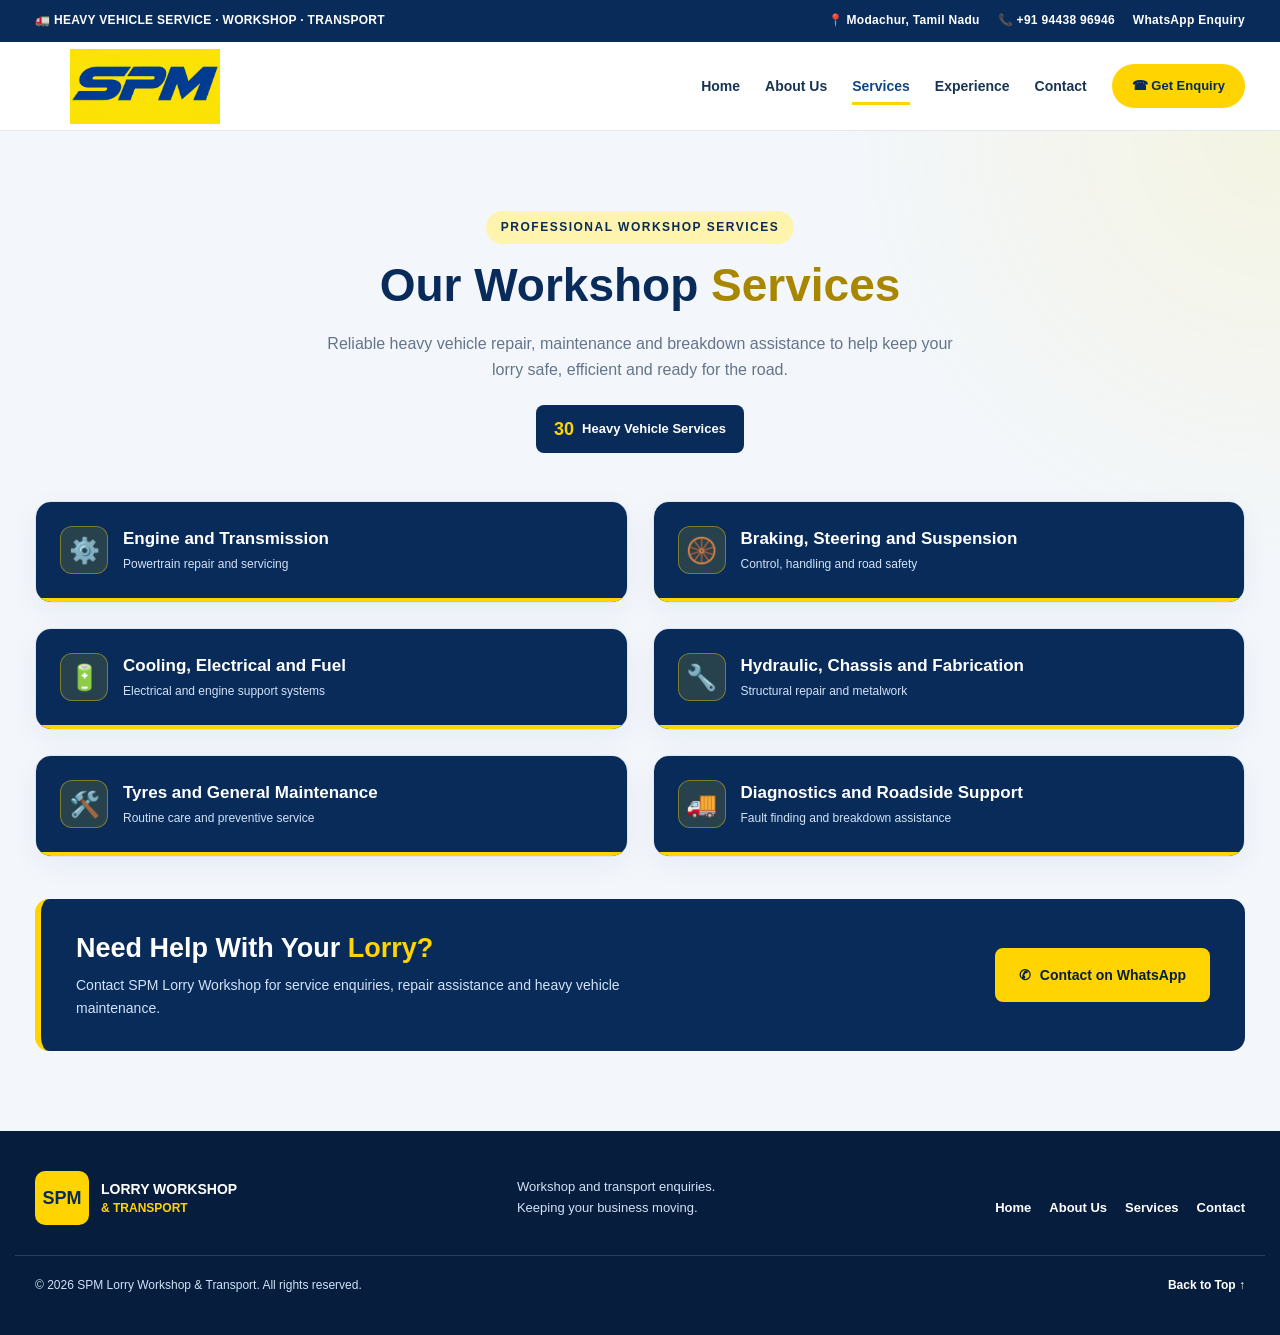
<file: service.html>
<!DOCTYPE html>
<html lang="en">
<head>
  <meta charset="UTF-8">
  <meta name="viewport" content="width=device-width, initial-scale=1.0">

  <title>Our Workshop Services | SPM Lorry Workshop &amp; Transport</title>

  <!-- Website Tab Icon: keep only one favicon -->
  <link rel="icon" type="image/png" href="images/icon_spm.png">

  <meta name="description"
    content="Explore 30 heavy vehicle workshop services, including engine repair, brake servicing, electrical work, fabrication and roadside breakdown assistance at SPM Lorry Workshop, Modachur, Tamil Nadu.">

  <meta name="theme-color" content="#082b59">

  <link rel="stylesheet" href="style.css">

  <style>
    :root {
      --navy: #082b59;
      --navy-dark: #061d3d;
      --blue: #104783;
      --yellow: #ffd400;
      --white: #ffffff;
      --light: #f3f7fc;
      --text: #183454;
      --muted: #64748b;
      --border: #dce6f2;
    }

    * {
      margin: 0;
      padding: 0;
      box-sizing: border-box;
    }

    html {
      scroll-behavior: smooth;
      scroll-padding-top: 110px;
    }

    body {
      font-family: Arial, Helvetica, sans-serif;
      background: var(--light);
      color: var(--text);
      line-height: 1.6;
    }

    a {
      color: inherit;
      text-decoration: none;
    }

    a,
    button {
      -webkit-tap-highlight-color: transparent;
    }

    .container {
      width: 100%;
      max-width: 1250px;
      margin: 0 auto;
      padding: 0 20px;
    }

    /* TOP BAR */

    .topbar {
      background: var(--navy);
      color: var(--white);
      font-size: 12px;
      font-weight: 600;
      letter-spacing: 0.3px;
    }

    .topbar-content,
    .topbar-contact {
      display: flex;
      align-items: center;
      justify-content: space-between;
      gap: 18px;
    }

    .topbar-content {
      min-height: 42px;
    }

    .topbar-contact a {
      white-space: nowrap;
      transition: color 0.25s ease;
    }

    .topbar-contact a:hover {
      color: var(--yellow);
    }

    /* HEADER */

    .header {
      position: sticky;
      top: 0;
      z-index: 1000;
      background: rgba(255, 255, 255, 0.97);
      backdrop-filter: blur(16px);
      border-bottom: 1px solid rgba(8, 43, 89, 0.1);
    }

    .navbar {
      position: relative;
      min-height: 88px;
      display: flex;
      align-items: center;
      justify-content: space-between;
      gap: 25px;
    }

    .brand {
      display: inline-flex;
      align-items: center;
      flex-shrink: 0;
    }

    .brand img {
      display: block;
      width: 220px;
      max-height: 75px;
      object-fit: contain;
    }

    .nav-menu {
      display: flex;
      align-items: center;
      gap: 25px;
    }

    .nav-link {
      position: relative;
      padding: 12px 0;
      font-size: 14px;
      font-weight: 700;
      white-space: nowrap;
      transition: color 0.25s ease;
    }

    .nav-link::after {
      content: "";
      position: absolute;
      left: 0;
      bottom: 4px;
      width: 0;
      height: 3px;
      background: var(--yellow);
      transition: width 0.25s ease;
    }

    .nav-link:hover,
    .nav-link.active {
      color: var(--blue);
    }

    .nav-link:hover::after,
    .nav-link.active::after {
      width: 100%;
    }

    .nav-cta {
      display: inline-flex;
      align-items: center;
      justify-content: center;
      gap: 8px;
      padding: 12px 20px;
      border-radius: 50px;
      background: var(--yellow);
      color: var(--navy);
      font-size: 13px;
      font-weight: 800;
      white-space: nowrap;
      transition: transform 0.25s ease,
        box-shadow 0.25s ease;
    }

    .nav-cta:hover {
      transform: translateY(-2px);
      box-shadow: 0 8px 20px rgba(255, 212, 0, 0.3);
    }

    .menu-toggle {
      display: none;
      width: 44px;
      height: 44px;
      padding: 9px;
      border: 1px solid var(--border);
      border-radius: 10px;
      background: var(--white);
      cursor: pointer;
    }

    .menu-toggle span {
      display: block;
      height: 3px;
      width: 100%;
      margin: 5px 0;
      border-radius: 4px;
      background: var(--navy);
      transition: transform 0.2s ease;
    }

    /* SERVICES SECTION */

    .workshop-services {
      padding: 80px 0;
      background:
        radial-gradient(
          circle at top right,
          rgba(255, 212, 0, 0.10),
          transparent 28%
        ),
        var(--light);
    }

    .section-header {
      max-width: 760px;
      margin: 0 auto 48px;
      text-align: center;
    }

    .section-label {
      display: inline-block;
      margin-bottom: 14px;
      padding: 7px 15px;
      background: #fff4ad;
      color: var(--navy);
      border-radius: 30px;
      font-size: 12px;
      font-weight: 800;
      letter-spacing: 1.5px;
      text-transform: uppercase;
    }

    .section-header h1 {
      margin-bottom: 18px;
      color: var(--navy);
      font-size: clamp(30px, 4vw, 46px);
      line-height: 1.2;
      font-weight: 800;
    }

    .section-header h1 span {
      color: #a98600;
    }

    .section-header > p {
      max-width: 650px;
      margin: 0 auto;
      color: var(--muted);
      font-size: 16px;
    }

    .service-count {
      display: inline-flex;
      align-items: center;
      justify-content: center;
      gap: 8px;
      margin-top: 22px;
      padding: 10px 18px;
      background: var(--navy);
      color: var(--white);
      border-radius: 8px;
      font-size: 13px;
      font-weight: 700;
    }

    .service-count strong {
      color: var(--yellow);
      font-size: 18px;
    }

    /* SERVICES GRID */

    .services-grid {
      display: grid;
      grid-template-columns: repeat(2, minmax(0, 1fr));
      gap: 25px;
      align-items: stretch;
    }

    .service-category {
      overflow: hidden;
      background: var(--white);
      border: 1px solid var(--border);
      border-radius: 16px;
      box-shadow: 0 8px 28px rgba(8, 43, 89, 0.055);
      transition: transform 0.3s ease,
        box-shadow 0.3s ease,
        border-color 0.3s ease;
    }

    .service-category:hover {
      transform: translateY(-5px);
      border-color: #c3d4e9;
      box-shadow: 0 16px 35px rgba(8, 43, 89, 0.12);
    }

    .category-header {
      display: flex;
      align-items: center;
      gap: 15px;
      min-height: 100px;
      padding: 22px 24px;
      background: var(--navy);
      color: var(--white);
      border-bottom: 4px solid var(--yellow);
    }

    .category-icon {
      width: 48px;
      height: 48px;
      flex-shrink: 0;
      display: flex;
      align-items: center;
      justify-content: center;
      background: rgba(255, 212, 0, 0.13);
      border: 1px solid rgba(255, 212, 0, 0.4);
      border-radius: 12px;
      font-size: 25px;
    }

    .category-heading {
      flex: 1;
      min-width: 0;
    }

    .category-heading h2 {
      font-size: 17px;
      line-height: 1.4;
      font-weight: 700;
    }

    .category-heading p {
      margin-top: 4px;
      color: #d2e2f7;
      font-size: 12px;
    }

    /* SERVICE LIST */

    .service-list {
      list-style: none;
      padding: 13px 24px 20px;
      counter-reset: none;
    }

    .service-list li {
      display: flex;
      align-items: flex-start;
      gap: 12px;
      padding: 11px 0;
      border-bottom: 1px solid #edf1f7;
      color: var(--text);
      font-size: 14px;
      transition: color 0.2s ease;
    }

    .service-list li:last-child {
      border-bottom: none;
    }

    .service-list li:hover {
      color: var(--blue);
    }

    .service-check {
      width: 21px;
      height: 21px;
      flex-shrink: 0;
      display: flex;
      align-items: center;
      justify-content: center;
      margin-top: 1px;
      background: #fff6bf;
      color: var(--navy);
      border-radius: 50%;
      font-size: 12px;
      font-weight: 900;
    }

    /* CONTACT BANNER */

    .workshop-cta {
      display: flex;
      align-items: center;
      justify-content: space-between;
      gap: 25px;
      margin-top: 42px;
      padding: 32px 35px;
      background: var(--navy);
      border-left: 6px solid var(--yellow);
      border-radius: 14px;
      color: var(--white);
    }

    .cta-content {
      flex: 1;
    }

    .cta-content h2 {
      margin-bottom: 8px;
      font-size: clamp(21px, 3vw, 27px);
      line-height: 1.3;
    }

    .cta-content h2 span {
      color: var(--yellow);
    }

    .cta-content p {
      max-width: 600px;
      color: #d2e2f7;
      font-size: 14px;
    }

    .cta-button {
      display: inline-flex;
      align-items: center;
      justify-content: center;
      gap: 9px;
      flex-shrink: 0;
      padding: 14px 22px;
      background: var(--yellow);
      color: var(--navy-dark);
      border: 2px solid var(--yellow);
      border-radius: 8px;
      font-size: 14px;
      font-weight: 800;
      transition: background 0.25s ease,
        color 0.25s ease;
    }

    .cta-button:hover {
      background: transparent;
      color: var(--yellow);
    }

    /* FOOTER */

    .footer {
      padding-top: 40px;
      background: var(--navy-dark);
      color: var(--white);
    }

    .footer-main {
      display: flex;
      align-items: center;
      justify-content: space-between;
      flex-wrap: wrap;
      gap: 25px;
      padding-bottom: 30px;
    }

    .footer-brand {
      display: inline-flex;
      align-items: center;
      gap: 12px;
    }

    .brand-mark {
      display: flex;
      align-items: center;
      justify-content: center;
      width: 54px;
      height: 54px;
      background: var(--yellow);
      color: var(--navy);
      border-radius: 10px;
      font-size: 18px;
      font-weight: 900;
    }

    .brand-text {
      display: flex;
      flex-direction: column;
      color: var(--white);
      font-size: 14px;
      font-weight: 800;
      line-height: 1.4;
    }

    .brand-text small {
      color: var(--yellow);
      font-size: 12px;
    }

    .footer-description {
      color: #d2e2f7;
      font-size: 13px;
    }

    .footer-links {
      display: flex;
      flex-wrap: wrap;
      gap: 18px;
      font-size: 13px;
      font-weight: 600;
    }

    .footer-links a:hover,
    .footer-bottom a:hover {
      color: var(--yellow);
    }

    .footer-bottom {
      display: flex;
      align-items: center;
      justify-content: space-between;
      flex-wrap: wrap;
      gap: 15px;
      padding-top: 20px;
      padding-bottom: 20px;
      border-top: 1px solid rgba(255, 255, 255, 0.15);
      color: #d2e2f7;
      font-size: 12px;
    }

    .footer-bottom a {
      color: var(--white);
      font-weight: 700;
    }

    /* TABLET */

    @media (max-width: 1000px) {
      .navbar {
        gap: 15px;
      }

      .brand img {
        width: 185px;
      }

      .nav-menu {
        gap: 16px;
      }

      .nav-link {
        font-size: 13px;
      }

      .nav-cta {
        padding: 11px 14px;
      }

      .topbar-content {
        padding-top: 8px;
        padding-bottom: 8px;
      }

      .topbar-contact {
        flex-wrap: wrap;
        justify-content: flex-end;
        gap: 8px 14px;
      }
    }

    /* MOBILE NAVIGATION */

    @media (max-width: 800px) {
      .menu-toggle {
        display: block;
        flex-shrink: 0;
      }

      .nav-menu {
        display: none;
        position: absolute;
        top: 100%;
        left: 0;
        right: 0;
        padding: 20px;
        background: var(--white);
        border-top: 1px solid var(--border);
        box-shadow: 0 12px 22px rgba(8, 43, 89, 0.1);
        align-items: stretch;
        flex-direction: column;
        gap: 8px;
      }

      .nav-menu.is-open {
        display: flex;
      }

      .nav-link {
        padding: 10px 4px;
        font-size: 15px;
      }

      .nav-link::after {
        bottom: 2px;
      }

      .nav-cta {
        margin-top: 8px;
      }

      .services-grid {
        gap: 18px;
      }

      .category-header {
        padding: 18px;
        gap: 12px;
      }

      .category-heading h2 {
        font-size: 15px;
      }

      .service-list {
        padding: 12px 18px 17px;
      }

      .service-list li {
        font-size: 13px;
      }

      .workshop-cta {
        padding: 27px;
      }
    }

    /* SMALL MOBILE */

    @media (max-width: 600px) {
      .container {
        padding-left: 16px;
        padding-right: 16px;
      }

      .topbar-content {
        align-items: flex-start;
        flex-direction: column;
        gap: 8px;
      }

      .topbar-content > p {
        font-size: 10px;
      }

      .topbar-contact {
        justify-content: flex-start;
        flex-wrap: wrap;
        font-size: 11px;
      }

      .navbar {
        min-height: 75px;
      }

      .brand img {
        width: 175px;
        max-height: 60px;
      }

      .workshop-services {
        padding: 48px 0;
      }

      .section-header {
        margin-bottom: 32px;
      }

      .section-header h1 {
        font-size: 30px;
      }

      .section-header > p {
        font-size: 14px;
      }

      .services-grid {
        grid-template-columns: 1fr;
        gap: 20px;
      }

      .category-header {
        min-height: auto;
        padding: 20px;
      }

      .category-icon {
        width: 44px;
        height: 44px;
        font-size: 22px;
      }

      .category-heading h2 {
        font-size: 16px;
      }

      .service-list {
        padding: 12px 20px 17px;
      }

      .service-list li {
        font-size: 14px;
        padding: 12px 0;
      }

      .workshop-cta {
        flex-direction: column;
        align-items: stretch;
        gap: 20px;
        padding: 25px 22px;
      }

      .cta-button {
        width: 100%;
      }

      .footer-main {
        align-items: flex-start;
        flex-direction: column;
      }

      .footer-bottom {
        align-items: flex-start;
        flex-direction: column;
      }
    }

    @media (max-width: 360px) {
      .brand img {
        width: 150px;
      }

      .workshop-services {
        padding: 38px 0;
      }

      .section-header h1 {
        font-size: 26px;
      }

      .category-header {
        gap: 10px;
        padding: 16px;
      }

      .category-heading h2 {
        font-size: 14px;
      }

      .category-heading p {
        font-size: 11px;
      }

      .service-list {
        padding-right: 16px;
        padding-left: 16px;
      }

      .service-list li {
        font-size: 13px;
      }
    }

    /* ACCESSIBILITY */

    a:focus-visible,
    button:focus-visible {
      outline: 3px solid var(--yellow);
      outline-offset: 4px;
    }

    @media (prefers-reduced-motion: reduce) {
      html {
        scroll-behavior: auto;
      }

      *,
      *::before,
      *::after {
        transition-duration: 0.01ms !important;
        animation-duration: 0.01ms !important;
      }
    }
  </style>
</head>

<body id="home">

  <!-- TOP BAR -->

  <div class="topbar">
    <div class="container topbar-content">

      <p>🚛 HEAVY VEHICLE SERVICE · WORKSHOP · TRANSPORT</p>

      <div class="topbar-contact">
         <a href="https://www.google.com/maps/place/S.P.M+Lorry+Workshop/@11.4162478,77.431766,740m/data=!3m2!1e3!4b1!4m6!3m5!1s0x3ba917005aa856c9:0xae82d59c494c761!8m2!3d11.4162426!4d77.4343409!16s%2Fg%2F11wy0bgy2m?entry=ttu&g_ep=EgoyMDI2MTAyMC4wIKXMDSoASAFQAw%3D%3D" target="_blank" rel="noopener noreferrer">📍 Modachur, Tamil Nadu</a>

        <a href="tel:+919443896946">
          📞 +91 94438 96946
        </a>

        <a
          href="https://wa.me/919443896946"
          target="_blank"
          rel="noopener noreferrer">
          WhatsApp Enquiry
        </a>
      </div>

    </div>
  </div>

  <!-- WEBSITE HEADER -->

  <header class="header">
    <div class="container navbar">

      <a href="index.html" class="brand" aria-label="SPM home">
        <img
          src="images/logo.png"
          alt="SPM Lorry Workshop and Transport logo">
      </a>

      <button
        class="menu-toggle"
        id="menuToggle"
        type="button"
        aria-label="Open navigation menu"
        aria-expanded="false"
        aria-controls="navMenu">

        <span></span>
        <span></span>
        <span></span>
      </button>

      <nav class="nav-menu" id="navMenu" aria-label="Main navigation">

        <a class="nav-link" href="index.html">Home</a>
        <a class="nav-link" href="index.html#about">About Us</a>
        <a class="nav-link active" href="#services" aria-current="page">Services</a>
        <a class="nav-link" href="index.html#experience">Experience</a>
        <a class="nav-link" href="#contact">Contact</a>

        <a
          class="nav-cta"
          href="https://wa.me/919443896946?text=Hello%20SPM%2C%20I%20need%20an%20enquiry."
          target="_blank"
          rel="noopener noreferrer">
          ☎ Get Enquiry
        </a>

      </nav>

    </div>
  </header>

  <!-- MAIN CONTENT -->

  <main>

    <section class="workshop-services" id="services">
      <div class="container">

        <div class="section-header">

          <span class="section-label">
            Professional Workshop Services
          </span>

          <h1>
            Our Workshop <span>Services</span>
          </h1>

          <p>
            Reliable heavy vehicle repair, maintenance and breakdown
            assistance to help keep your lorry safe, efficient and
            ready for the road.
          </p>

          <div class="service-count">
            <strong>30</strong>
            Heavy Vehicle Services
          </div>

        </div>

        <div class="services-grid">

          <!-- 01: ENGINE AND TRANSMISSION -->

          <article class="service-category">
            <header class="category-header">
              <div class="category-icon" aria-hidden="true">⚙️</div>
              <div class="category-heading">
                <h2>Engine and Transmission</h2>
                <p>Powertrain repair and servicing</p>
              </div>
            </header>

            <ol class="service-list" start="1">
              <li><span class="service-check">✓</span><span>Heavy Commercial Vehicle Repair</span></li>
              <li><span class="service-check">✓</span><span>Lorry Engine Repair</span></li>
              <li><span class="service-check">✓</span><span>Engine Overhauling and Reconditioning</span></li>
              <li><span class="service-check">✓</span><span>Gearbox Repair and Servicing</span></li>
              <li><span class="service-check">✓</span><span>Clutch Repair and Replacement</span></li>
              <li><span class="service-check">✓</span><span>Differential Repair and Servicing</span></li>
              <li><span class="service-check">✓</span><span>Axle Repair and Replacement</span></li>
            </ol>
          </article>

          <!-- 02: BRAKING, STEERING AND SUSPENSION -->

          <article class="service-category">
            <header class="category-header">
              <div class="category-icon" aria-hidden="true">🛞</div>
              <div class="category-heading">
                <h2>Braking, Steering and Suspension</h2>
                <p>Control, handling and road safety</p>
              </div>
            </header>

            <ol class="service-list" start="8">
              <li><span class="service-check">✓</span><span>Brake System Repair and Servicing</span></li>
              <li><span class="service-check">✓</span><span>Air Brake System Repair</span></li>
              <li><span class="service-check">✓</span><span>Suspension System Repair</span></li>
              <li><span class="service-check">✓</span><span>Steering System Repair</span></li>
              <li><span class="service-check">✓</span><span>Wheel Alignment and Balancing</span></li>
            </ol>
          </article>

          <!-- 03: COOLING, ELECTRICAL AND FUEL -->

          <article class="service-category">
            <header class="category-header">
              <div class="category-icon" aria-hidden="true">🔋</div>
              <div class="category-heading">
                <h2>Cooling, Electrical and Fuel</h2>
                <p>Electrical and engine support systems</p>
              </div>
            </header>

            <ol class="service-list" start="13">
              <li><span class="service-check">✓</span><span>Radiator and Cooling System Repair</span></li>
              <li><span class="service-check">✓</span><span>Vehicle Electrical System Repair</span></li>
              <li><span class="service-check">✓</span><span>Battery Testing and Replacement</span></li>
              <li><span class="service-check">✓</span><span>Starter Motor and Alternator Repair</span></li>
              <li><span class="service-check">✓</span><span>Diesel Fuel Injection System Servicing</span></li>
              <li><span class="service-check">✓</span><span>Fuel Pump Repair and Servicing</span></li>
              <li><span class="service-check">✓</span><span>Air Compressor Repair and Servicing</span></li>
            </ol>
          </article>

          <!-- 04: HYDRAULIC, CHASSIS AND FABRICATION -->

          <article class="service-category">
            <header class="category-header">
              <div class="category-icon" aria-hidden="true">🔧</div>
              <div class="category-heading">
                <h2>Hydraulic, Chassis and Fabrication</h2>
                <p>Structural repair and metalwork</p>
              </div>
            </header>

            <ol class="service-list" start="20">
              <li><span class="service-check">✓</span><span>Hydraulic System Repair</span></li>
              <li><span class="service-check">✓</span><span>Chassis Repair and Reinforcement</span></li>
              <li><span class="service-check">✓</span><span>Welding and Metal Fabrication</span></li>
            </ol>
          </article>

          <!-- 05: TYRES AND GENERAL MAINTENANCE -->

          <article class="service-category">
            <header class="category-header">
              <div class="category-icon" aria-hidden="true">🛠️</div>
              <div class="category-heading">
                <h2>Tyres and General Maintenance</h2>
                <p>Routine care and preventive service</p>
              </div>
            </header>

            <ol class="service-list" start="23">
              <li><span class="service-check">✓</span><span>Tyre Replacement and Puncture Repair</span></li>
              <li><span class="service-check">✓</span><span>Engine Oil Change and Lubrication</span></li>
              <li><span class="service-check">✓</span><span>Preventive Maintenance and Inspection</span></li>
              <li><span class="service-check">✓</span><span>Periodic Lorry Servicing</span></li>
              <li><span class="service-check">✓</span><span>Spare Parts Replacement</span></li>
            </ol>
          </article>

          <!-- 06: DIAGNOSTICS AND ROADSIDE SUPPORT -->

          <article class="service-category">
            <header class="category-header">
              <div class="category-icon" aria-hidden="true">🚚</div>
              <div class="category-heading">
                <h2>Diagnostics and Roadside Support</h2>
                <p>Fault finding and breakdown assistance</p>
              </div>
            </header>

            <ol class="service-list" start="28">
              <li><span class="service-check">✓</span><span>Vehicle Inspection and Fault Diagnosis</span></li>
              <li><span class="service-check">✓</span><span>On-Site Lorry Repair</span></li>
              <li><span class="service-check">✓</span><span>Heavy Vehicle Breakdown Assistance</span></li>
            </ol>
          </article>

        </div>

        <!-- CONTACT BANNER -->

        <section class="workshop-cta" id="contact">

          <div class="cta-content">
            <h2>
              Need Help With Your <span>Lorry?</span>
            </h2>

            <p>
              Contact SPM Lorry Workshop for service enquiries,
              repair assistance and heavy vehicle maintenance.
            </p>
          </div>

          <a
            class="cta-button"
            href="https://wa.me/919443896946?text=Hello%20SPM%2C%20I%20need%20lorry%20workshop%20service."
            target="_blank"
            rel="noopener noreferrer"
            aria-label="Contact SPM Lorry Workshop on WhatsApp">

            <span aria-hidden="true">✆</span>
            Contact on WhatsApp
          </a>

        </section>

      </div>
    </section>

  </main>

  <!-- FOOTER -->

  <footer class="footer" id="footer">

    <div class="container footer-main">

      <a class="footer-brand" href="index.html" aria-label="SPM home">

        <span class="brand-mark">SPM</span>

        <span class="brand-text">
          LORRY WORKSHOP
          <small>&amp; TRANSPORT</small>
        </span>

      </a>

      <p class="footer-description">
        Workshop and transport enquiries.
        <br>
        Keeping your business moving.
      </p>

      <nav class="footer-links" aria-label="Footer navigation">
        <a href="index.html">Home</a>
        <a href="index.html#about">About Us</a>
        <a href="#services">Services</a>
        <a href="#contact">Contact</a>
      </nav>

    </div>

    <div class="container footer-bottom">

      <span>
        © <span id="year"></span>
        SPM Lorry Workshop &amp; Transport. All rights reserved.
      </span>

      <a href="#home">Back to Top ↑</a>

    </div>

  </footer>

  <!-- JAVASCRIPT -->

  <script>
    // Automatically update copyright year
    const yearElement = document.getElementById("year");

    if (yearElement) {
      yearElement.textContent = new Date().getFullYear();
    }

    // Mobile navigation menu
    const menuToggle = document.getElementById("menuToggle");
    const navMenu = document.getElementById("navMenu");

    if (menuToggle && navMenu) {
      menuToggle.addEventListener("click", function () {
        const isOpen = navMenu.classList.toggle("is-open");

        menuToggle.setAttribute(
          "aria-expanded",
          String(isOpen)
        );

        menuToggle.setAttribute(
          "aria-label",
          isOpen
            ? "Close navigation menu"
            : "Open navigation menu"
        );
      });

      // Close the menu after clicking a navigation link
      navMenu.querySelectorAll("a").forEach(function (link) {
        link.addEventListener("click", function () {
          navMenu.classList.remove("is-open");

          menuToggle.setAttribute(
            "aria-expanded",
            "false"
          );

          menuToggle.setAttribute(
            "aria-label",
            "Open navigation menu"
          );
        });
      });

      // Reset menu when returning to desktop width
      window.addEventListener("resize", function () {
        if (window.innerWidth > 800) {
          navMenu.classList.remove("is-open");

          menuToggle.setAttribute(
            "aria-expanded",
            "false"
          );

          menuToggle.setAttribute(
            "aria-label",
            "Open navigation menu"
          );
        }
      });
    }
  </script>

</body>
</html>
</file>
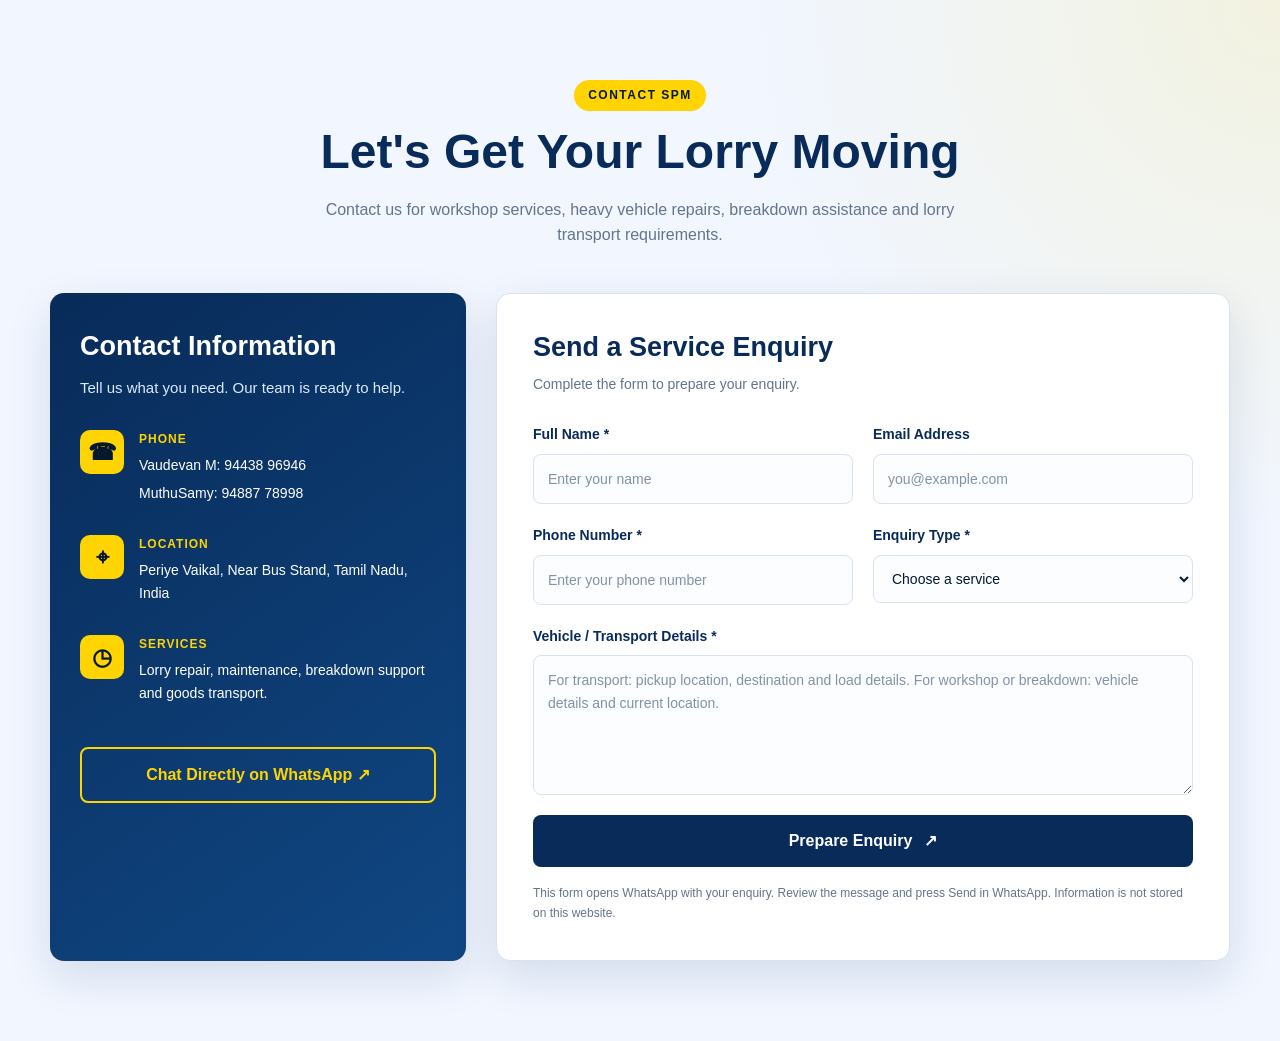
<file: spm-contact-embedded.html>
<!DOCTYPE html>
<html lang="en">
<head>
  <meta charset="UTF-8">
  <meta name="viewport" content="width=device-width, initial-scale=1.0">
  <title>Contact Us | SPM Lorry Workshop &amp; Transport</title>
  <meta name="description" content="Contact SPM Lorry Workshop & Transport for heavy vehicle repairs, workshop support, breakdown assistance and lorry transport enquiries in Modachur, Tamil Nadu.">
  <meta name="theme-color" content="#082b59">
  <link rel="icon" type="image/svg+xml" href="spm-logo.svg">

  <style>
    /* =========================================================
       SPM LORRY WORKSHOP & TRANSPORT
       CONTACT PAGE — NAVY BLUE & YELLOW
       CSS is embedded in this HTML file.
       ========================================================= */
    :root {
      --navy: #082b59;
      --navy-dark: #06182e;
      --navy-light: #104783;
      --yellow: #ffd400;
      --white: #ffffff;
      --light-bg: #f1f6ff;
      --muted: #64748b;
      --border: #d8e2f0;
      --success: #15803d;
      --danger: #b91c1c;
      --radius: 14px;
      --shadow: 0 16px 45px rgba(8, 43, 89, 0.12);
    }

    *, *::before, *::after { box-sizing: border-box; }

    html { scroll-behavior: smooth; }

    body {
      margin: 0;
      font-family: Arial, Helvetica, sans-serif;
      color: var(--navy-dark);
      background: var(--white);
      line-height: 1.6;
    }

    input, select, textarea, button { font: inherit; }
    a { color: inherit; }

    .contact-section {
      min-height: 100vh;
      padding: 80px 20px;
      background:
        radial-gradient(circle at top right, rgba(255, 212, 0, 0.12), transparent 32%),
        var(--light-bg);
    }

    .contact-container {
      width: 100%;
      max-width: 1180px;
      margin: 0 auto;
    }

    .contact-intro {
      max-width: 760px;
      margin: 0 auto 45px;
      text-align: center;
    }

    .contact-tag {
      display: inline-block;
      margin-bottom: 12px;
      padding: 6px 14px;
      border-radius: 50px;
      background: var(--yellow);
      color: var(--navy-dark);
      font-size: 12px;
      font-weight: 800;
      letter-spacing: 1.5px;
    }

    .contact-intro h1 {
      margin: 0 0 16px;
      color: var(--navy);
      font-size: clamp(30px, 5vw, 48px);
      line-height: 1.2;
    }

    .contact-intro > p {
      max-width: 650px;
      margin: 0 auto;
      color: var(--muted);
      font-size: 16px;
    }

    .contact-layout {
      display: grid;
      grid-template-columns: minmax(0, 0.85fr) minmax(0, 1.5fr);
      gap: 30px;
      align-items: stretch;
    }

    .contact-info {
      padding: 36px 30px;
      border-radius: var(--radius);
      background: linear-gradient(145deg, var(--navy), var(--navy-light));
      color: var(--white);
      box-shadow: var(--shadow);
    }

    .contact-info h2 {
      margin: 0 0 12px;
      font-size: 27px;
      line-height: 1.3;
    }

    .contact-info > p {
      margin: 0 0 30px;
      color: #dbeafe;
      font-size: 15px;
    }

    .contact-info-item {
      display: flex;
      align-items: flex-start;
      gap: 15px;
      margin-bottom: 26px;
    }

    .contact-icon {
      display: flex;
      flex: 0 0 44px;
      align-items: center;
      justify-content: center;
      width: 44px;
      height: 44px;
      border-radius: 10px;
      background: var(--yellow);
      color: var(--navy-dark);
      font-size: 23px;
      font-weight: 700;
    }

    .contact-info-item h3 {
      margin: 0 0 5px;
      color: var(--yellow);
      font-size: 12px;
      letter-spacing: 1px;
    }

    .contact-info-item p,
    .contact-info-item a {
      display: block;
      margin: 0 0 5px;
      color: var(--white);
      font-size: 14px;
      overflow-wrap: anywhere;
      text-decoration: none;
    }

    .contact-info-item a:hover { color: var(--yellow); }

    .contact-whatsapp-link {
      display: inline-flex;
      align-items: center;
      justify-content: center;
      width: 100%;
      margin-top: 12px;
      padding: 13px 16px;
      border: 2px solid var(--yellow);
      border-radius: 8px;
      color: var(--yellow);
      font-weight: 700;
      text-align: center;
      text-decoration: none;
      transition: background 0.25s ease, color 0.25s ease;
    }

    .contact-whatsapp-link:hover {
      background: var(--yellow);
      color: var(--navy-dark);
    }

    .contact-form {
      min-width: 0;
      padding: 36px;
      border: 1px solid var(--border);
      border-radius: var(--radius);
      background: var(--white);
      box-shadow: var(--shadow);
    }

    .form-heading { margin-bottom: 28px; }
    .form-heading h2 {
      margin: 0 0 8px;
      color: var(--navy);
      font-size: 27px;
      line-height: 1.3;
    }
    .form-heading p {
      margin: 0;
      color: var(--muted);
      font-size: 14px;
    }

    .form-row {
      display: grid;
      grid-template-columns: repeat(2, minmax(0, 1fr));
      gap: 20px;
      margin-bottom: 20px;
    }

    .contact-form label {
      display: block;
      min-width: 0;
      margin-bottom: 20px;
    }

    .form-row label { margin-bottom: 0; }

    .contact-form label > span {
      display: block;
      margin-bottom: 8px;
      color: var(--navy);
      font-size: 14px;
      font-weight: 700;
    }

    .contact-form input,
    .contact-form select,
    .contact-form textarea {
      display: block;
      width: 100%;
      min-width: 0;
      padding: 13px 14px;
      border: 1px solid var(--border);
      border-radius: 8px;
      outline: none;
      background: #fbfdff;
      color: var(--navy-dark);
      font-size: 14px;
      transition: border-color 0.2s ease, box-shadow 0.2s ease, background 0.2s ease;
    }

    .contact-form input,
    .contact-form select { min-height: 48px; }

    .contact-form textarea {
      min-height: 130px;
      resize: vertical;
    }

    .contact-form input::placeholder,
    .contact-form textarea::placeholder { color: #8492a6; }

    .contact-form input:focus,
    .contact-form select:focus,
    .contact-form textarea:focus {
      border-color: var(--navy-light);
      background: var(--white);
      box-shadow: 0 0 0 3px rgba(16, 71, 131, 0.12);
    }

    .btn {
      display: inline-flex;
      align-items: center;
      justify-content: center;
      gap: 12px;
      min-height: 50px;
      padding: 13px 24px;
      border: 0;
      border-radius: 8px;
      cursor: pointer;
      font-weight: 800;
      transition: background 0.25s ease, color 0.25s ease, transform 0.25s ease;
    }

    .btn-dark { background: var(--navy); color: var(--white); }

    .btn-dark:hover {
      background: var(--yellow);
      color: var(--navy-dark);
      transform: translateY(-2px);
    }

    .submit-btn { width: 100%; }

    .form-status {
      margin: 14px 0 0;
      color: var(--success);
      font-size: 14px;
      font-weight: 700;
      overflow-wrap: anywhere;
    }

    .form-status:empty { display: none; }
    .form-status.error { color: var(--danger); }

    .form-disclaimer {
      margin: 16px 0 0;
      color: var(--muted);
      font-size: 12px;
      line-height: 1.7;
    }

    .contact-form button:focus-visible,
    .contact-info a:focus-visible {
      outline: 3px solid var(--yellow);
      outline-offset: 4px;
    }

    @media (max-width: 900px) {
      .contact-section { padding: 65px 20px; }
      .contact-layout { grid-template-columns: 1fr; }
      .contact-info, .contact-form { padding: 30px; }
    }

    @media (max-width: 600px) {
      .contact-section { padding: 45px 14px; }
      .contact-intro { margin-bottom: 30px; }
      .contact-intro h1 { font-size: 31px; }
      .contact-intro > p { font-size: 14px; }
      .contact-layout { gap: 20px; }
      .contact-info, .contact-form {
        padding: 23px 18px;
        border-radius: 12px;
      }
      .contact-info h2, .form-heading h2 { font-size: 23px; }
      .form-row { grid-template-columns: 1fr; gap: 20px; }
      .contact-form input, .contact-form select, .contact-form textarea { font-size: 16px; }
    }

    @media (prefers-reduced-motion: reduce) {
      html { scroll-behavior: auto; }
      *, *::before, *::after {
        transition-duration: 0.01ms !important;
        animation-duration: 0.01ms !important;
        animation-iteration-count: 1 !important;
      }
    }
  </style>
</head>

  <body>
      <main>
        <section class="contact-section" id="contact">
          <div class="contact-container">
    
            <header class="contact-intro">
              <span class="contact-tag" data-i18n="contactTag">CONTACT SPM</span>
              <h1 data-i18n="contactTitle">Let's Get Your Lorry Moving</h1>
              <p data-i18n="contactDescription">
                Contact us for workshop services, heavy vehicle repairs,
                breakdown assistance and lorry transport requirements.
              </p>
            </header>
    
            <div class="contact-layout">
              <aside class="contact-info">
                <h2 data-i18n="contactInfoTitle">Contact Information</h2>
                <p data-i18n="contactInfoDescription">Tell us what you need. Our team is ready to help.</p>
    
                <div class="contact-info-item">
                  <span class="contact-icon" aria-hidden="true">☎</span>
                  <div>
                    <h3 data-i18n="phoneLabel">PHONE</h3>
                    <a href="tel:+919443896946">Vaudevan M: 94438 96946</a>
                    <a href="tel:+919488778998">MuthuSamy: 94887 78998</a>
                  </div>
                </div>
    
                <div class="contact-info-item">
                  <span class="contact-icon" aria-hidden="true">⌖</span>
                  <div>
                    <h3 data-i18n="addressLabel">LOCATION</h3>
                    <p data-i18n="addressText">Periye Vaikal, Near Bus Stand, Tamil Nadu, India</p>
                  </div>
                </div>
    
                <div class="contact-info-item">
                  <span class="contact-icon" aria-hidden="true">◷</span>
                  <div>
                    <h3 data-i18n="serviceLabelInfo">SERVICES</h3>
                    <p data-i18n="serviceInfo">Lorry repair, maintenance, breakdown support and goods transport.</p>
                  </div>
                </div>
    
                <a class="contact-whatsapp-link"
                   href="https://wa.me/919443896946"
                   target="_blank"
                   rel="noopener noreferrer"
                   data-i18n="directWhatsapp">Chat Directly on WhatsApp ↗</a>
              </aside>
    
              <form class="contact-form" id="contactForm">
                <div class="form-heading">
                  <h2 data-i18n="formTitle">Send a Service Enquiry</h2>
                  <p data-i18n="formIntro">Complete the form to prepare your enquiry.</p>
                </div>
    
                <div class="form-row">
                  <label>
                    <span data-i18n="nameLabel">Full Name *</span>
                    <input name="name" type="text" autocomplete="name"
                           placeholder="Enter your name" data-i18n-placeholder="namePlaceholder"
                           minlength="2" maxlength="100" required>
                  </label>
    
                  <label>
                    <span data-i18n="emailLabel">Email Address</span>
                    <input name="email" type="email" autocomplete="email"
                           placeholder="you@example.com" data-i18n-placeholder="emailPlaceholder"
                           maxlength="254">
                  </label>
                </div>
    
                <div class="form-row">
                  <label>
                    <span data-i18n="phoneInputLabel">Phone Number *</span>
                    <input name="phone" type="tel" autocomplete="tel"
                           placeholder="Enter your phone number" data-i18n-placeholder="phonePlaceholder"
                           minlength="7" maxlength="20" pattern="[0-9+() -]{7,20}"
                           title="Enter a valid phone number using digits, spaces, +, brackets or hyphens."
                           data-i18n-title="phoneValidation" required>
                  </label>
    
                  <label>
                    <span data-i18n="serviceLabel">Enquiry Type *</span>
                    <select name="service" required>
                      <option value="" data-i18n="chooseService">Choose a service</option>
                      <option value="Workshop Support">Workshop Support</option>
                      <option value="Heavy Vehicle Repair">Heavy Vehicle Repair</option>
                      <option value="Engine Repair / Overhauling">Engine Repair / Overhauling</option>
                      <option value="Gearbox / Clutch Repair">Gearbox / Clutch Repair</option>
                      <option value="Brake / Suspension Repair">Brake / Suspension Repair</option>
                      <option value="Electrical / Battery Service">Electrical / Battery Service</option>
                      <option value="Tyre Service">Tyre Service</option>
                      <option value="Periodic Servicing">Periodic Servicing</option>
                      <option value="Breakdown Assistance">Breakdown Assistance</option>
                      <option value="On-Site Lorry Repair">On-Site Lorry Repair</option>
                      <option value="Lorry Load Transport">Lorry Load Transport</option>
                      <option value="Other">Other</option>
                    </select>
                  </label>
                </div>
    
                <label class="message-label">
                  <span data-i18n="detailsLabel">Vehicle / Transport Details *</span>
                  <textarea name="message" rows="5" minlength="10" maxlength="2000"
                    placeholder="For transport: pickup location, destination and load details. For workshop or breakdown: vehicle details and current location."
                    data-i18n-placeholder="detailsPlaceholder" required></textarea>
                </label>
    
                <button class="btn btn-dark submit-btn" type="submit">
                  <span data-i18n="submitButton">Prepare Enquiry</span>
                  <span aria-hidden="true">↗</span>
                </button>
    
                <p class="form-status" id="formStatus" role="status" aria-live="polite"></p>
                <p class="form-disclaimer" data-i18n="disclaimer">
                  This form opens WhatsApp with your enquiry. Review the message and press Send in WhatsApp.
                  Information is not stored on this website.
                </p>
              </form>
            </div>
          </div>
        </section>
      </main>
    
      <script>
        /* =========================================================
           SPM LORRY WORKSHOP & TRANSPORT
           CONTACT FORM + WHATSAPP
           JavaScript is embedded in this HTML file.
           ========================================================= */
    
        (() => {
          "use strict";
    
          // WhatsApp number must include country code, without + or spaces.
          const WHATSAPP_NUMBER = "919443896946";
          const contactForm = document.getElementById("contactForm");
          const formStatus = document.getElementById("formStatus");
    
          if (!contactForm) return;
    
          const messages = {
            en: {
              opening: "Opening WhatsApp with your enquiry. Review the message and press Send.",
              invalid: "Please complete all required fields correctly.",
              name: "Name",
              phone: "Phone",
              email: "Email",
              noEmail: "Not provided",
              service: "Enquiry Type",
              details: "Vehicle / Transport Details",
              heading: "New Service Enquiry",
              footer: "Sent through the SPM website contact form."
            },
            ta: {
              opening: "உங்கள் விசாரணையுடன் WhatsApp திறக்கப்படுகிறது. செய்தியைச் சரிபார்த்து Send என்பதை அழுத்தவும்.",
              invalid: "தேவையான அனைத்து விவரங்களையும் சரியாக நிரப்பவும்.",
              name: "பெயர்",
              phone: "தொலைபேசி",
              email: "மின்னஞ்சல்",
              noEmail: "வழங்கப்படவில்லை",
              service: "விசாரணை வகை",
              details: "வாகனம் / போக்குவரத்து விவரங்கள்",
              heading: "புதிய சேவை விசாரணை",
              footer: "SPM இணையதளப் படிவத்தின் மூலம் அனுப்பப்பட்டது."
            }
          };
    
          function getLanguage() {
            const language = (document.documentElement.lang || "en").toLowerCase();
            return language.startsWith("ta") ? "ta" : "en";
          }
    
          function showStatus(message, isError = false) {
            if (!formStatus) return;
            formStatus.textContent = message;
            formStatus.classList.toggle("error", isError);
          }
    
          contactForm.addEventListener("submit", (event) => {
            event.preventDefault();
    
            const language = getLanguage();
            const text = messages[language];
    
            if (!contactForm.reportValidity()) {
              showStatus(text.invalid, true);
              return;
            }
    
            const data = new FormData(contactForm);
            const name = String(data.get("name") || "").trim();
            const email = String(data.get("email") || "").trim();
            const phone = String(data.get("phone") || "").trim();
            const service = String(data.get("service") || "").trim();
            const details = String(data.get("message") || "").trim();
    
            if (name.length < 2 || !phone || !service || details.length < 10) {
              showStatus(text.invalid, true);
              return;
            }
    
            const whatsappMessage = [
              "🚛 SPM LORRY WORKSHOP & TRANSPORT",
              "",
              text.heading,
              "--------------------------------",
              `${text.name}: ${name}`,
              `${text.phone}: ${phone}`,
              `${text.email}: ${email || text.noEmail}`,
              `${text.service}: ${service}`,
              "",
              `${text.details}:`,
              details,
              "",
              text.footer
            ].join("\n");
    
            const whatsappURL =
              `https://wa.me/${WHATSAPP_NUMBER}?text=${encodeURIComponent(whatsappMessage)}`;
    
            showStatus(text.opening, false);
            window.location.href = whatsappURL;
          });
        })();
      </script>
  </body>
</html>
</file>
<file: style.css>
/* =========================================
   SPM LORRY WORKSHOP & TRANSPORT
   Blue + Yellow Responsive Theme
========================================= */

:root {
  --navy: #082b59;
  --navy-dark: #041b3a;
  --blue: #104783;
  --yellow: #ffd400;
  --white: #ffffff;
  --cream: #f1f6ff;
  --ink: #082b59;
  --muted: #536985;
  --line: #d5e3f5;
  --shadow: 0 12px 35px rgba(8, 43, 89, 0.09);
  --radius: 18px;
}

* {
  margin: 0;
  padding: 0;
  box-sizing: border-box;
}

html {
  scroll-behavior: smooth;
  scroll-padding-top: 90px;
}

body {
  font-family: "DM Sans", Arial, sans-serif;
  color: var(--ink);
  background: var(--white);
  line-height: 1.7;
  overflow-x: hidden;
}

a {
  color: inherit;
  text-decoration: none;
}

button {
  font: inherit;
}

img {
  display: block;
  max-width: 100%;
}

.container {
  width: min(1200px, calc(100% - 48px));
  margin: 0 auto;
}

section {
  scroll-margin-top: 85px;
}
 
/* =========================================
   TOP BAR
========================================= */

.topbar {
  background: var(--navy);
  color: var(--white);
  font-size: 12px;
  font-weight: 600;
  letter-spacing: 0.35px;
}

.topbar-content,
.topbar-contact {
  display: flex;
  align-items: center;
  justify-content: space-between;
  gap: 22px;
}

.topbar-content {
  min-height: 40px;
}

.topbar-contact {
  gap: 20px;
}

.topbar-contact a {
  transition: color 0.25s ease;
}

.topbar-contact a:hover {
  color: var(--yellow);
}

/* =========================================
   HEADER / NAVIGATION
========================================= */

.header {
  position: sticky;
  top: 0;
  z-index: 1000;
  background: rgba(255, 255, 255, 0.96);
  backdrop-filter: blur(16px);
  border-bottom: 1px solid rgba(8, 43, 89, 0.08);
}

.navbar {
  min-height: 92px;
  display: flex;
  align-items: center;
  justify-content: space-between;
  gap: 35px;
}

.brand {
  display: flex;
  align-items: center;
  flex-shrink: 0;
}

.brand img {
  width: 245px;
  max-height: 78px;
  object-fit: contain;
}

.nav-menu {
  display: flex;
  align-items: center;
  gap: 30px;
}

.nav-link {
  position: relative;
  padding: 12px 0;
  font-size: 15px;
  font-weight: 700;
  transition: color 0.25s ease;
}

.nav-link::after {
  content: "";
  position: absolute;
  bottom: 2px;
  left: 0;
  width: 0;
  height: 4px;
  background: var(--yellow);
  transition: width 0.25s ease;
}

.nav-link:hover,
.nav-link.active {
  color: var(--blue);
}

.nav-link:hover::after,
.nav-link.active::after {
  width: 100%;
}

.nav-cta {
  display: inline-flex;
  align-items: center;
  justify-content: center;
  gap: 8px;
  padding: 13px 25px;
  border-radius: 50px;
  background: var(--yellow);
  color: var(--navy);
  font-size: 14px;
  font-weight: 800;
  white-space: nowrap;
  transition: transform 0.25s ease, box-shadow 0.25s ease;
}

.nav-cta:hover {
  transform: translateY(-2px);
  box-shadow: 0 8px 20px rgba(255, 212, 0, 0.28);
}

.menu-toggle {
  display: none;
  width: 44px;
  height: 44px;
  border: 1px solid var(--line);
  border-radius: 10px;
  background: var(--white);
  cursor: pointer;
  padding: 10px;
}

.menu-toggle span {
  display: block;
  height: 3px;
  width: 100%;
  margin: 4px 0;
  border-radius: 4px;
  background: var(--navy);
}

/* =========================================
   HERO SECTION
========================================= */

.hero {
  min-height: 440px;
  position: relative;
  display: flex;
  align-items: center;
  color: var(--white);

  /* Replace this image with your own truck photo */
  background-image: url("images/hero-truck.jpg");
  background-size: cover;
  background-position: center 55%;
  background-color: var(--navy);
}

.hero-overlay {
  position: absolute;
  inset: 0;
  background:
    linear-gradient(
      90deg,
      rgba(4, 27, 58, 0.94) 0%,
      rgba(4, 37, 73, 0.78) 42%,
      rgba(4, 27, 58, 0.12) 100%
    );
}

.hero-content {
  position: relative;
  z-index: 1;
  padding-top: 60px;
  padding-bottom: 60px;
}

.eyebrow,
.section-label {
  display: flex;
  align-items: center;
  gap: 12px;
  color: var(--blue);
  font-size: 13px;
  font-weight: 800;
  letter-spacing: 0.8px;
}

.hero .eyebrow {
  color: #e4efff;
  font-size: 15px;
  margin-bottom: 15px;
}

.eyebrow-line {
  display: inline-block;
  flex-shrink: 0;
  width: 48px;
  height: 5px;
  background: var(--yellow);
}

.hero h1 {
  max-width: 790px;
  font-size: clamp(38px, 5.1vw, 66px);
  font-weight: 800;
  line-height: 1.04;
  letter-spacing: -2px;
}

.hero h1 span {
  color: var(--yellow);
}

.hero-content > p {
  max-width: 550px;
  margin-top: 18px;
  color: #edf4ff;
  font-size: 18px;
  line-height: 1.65;
}

.hero-buttons {
  display: flex;
  flex-wrap: wrap;
  gap: 14px;
  margin-top: 25px;
}

.btn {
  display: inline-flex;
  align-items: center;
  justify-content: center;
  gap: 14px;
  min-height: 50px;
  padding: 13px 25px;
  border-radius: 50px;
  border: 1px solid transparent;
  font-size: 14px;
  font-weight: 800;
  transition: transform 0.25s ease, background 0.25s ease;
}

.btn:hover {
  transform: translateY(-3px);
}

.btn-yellow {
  background: var(--yellow);
  color: var(--navy);
}

.btn-yellow:hover {
  background: #ffe34d;
}

.btn-outline {
  color: var(--white);
  border-color: rgba(255, 255, 255, 0.7);
}

.btn-outline:hover {
  background: rgba(255, 255, 255, 0.12);
}

.hero-note {
  display: flex;
  align-items: center;
  gap: 9px;
  margin-top: 22px;
  color: #e2edff;
  font-size: 12px;
  font-weight: 600;
}

.note-dot {
  width: 8px;
  height: 8px;
  background: var(--yellow);
  border-radius: 50%;
}

/* =========================================
   SHARED SECTION STYLES
========================================= */

.section {
  padding: 78px 0;
}

.section-heading {
  margin-bottom: 30px;
}

.section-label {
  margin-bottom: 10px;
}

.section-heading h2,
.about-content h2,
.contact-content h2 {
  font-size: clamp(28px, 3.2vw, 38px);
  font-weight: 800;
  line-height: 1.2;
  letter-spacing: -0.8px;
}

.section-heading > p {
  margin-top: 10px;
  color: var(--muted);
  font-size: 15px;
}

/* =========================================
   ABOUT SECTION
========================================= */

.about-section {
  background: var(--white);
}

.about-grid {
  display: grid;
  grid-template-columns: 1.4fr 0.8fr;
  align-items: center;
  gap: 65px;
}

.about-content h2 {
  margin-bottom: 18px;
}

.about-content > p {
  margin-top: 12px;
  max-width: 650px;
  color: var(--muted);
  font-size: 15px;
}

.text-link {
  display: inline-flex;
  margin-top: 22px;
  color: var(--blue);
  font-weight: 800;
  border-bottom: 2px solid var(--yellow);
  padding-bottom: 4px;
}

.about-highlight {
  padding: 35px;
  border: 1px solid var(--line);
  border-radius: var(--radius);
  background: linear-gradient(135deg, #f5f9ff, #e6f0ff);
  box-shadow: var(--shadow);
}

.highlight-number {
  color: var(--navy);
  font-size: 72px;
  font-weight: 800;
  line-height: 1.1;
}

.highlight-number span {
  color: #e0b900;
}

.about-highlight h3 {
  margin-top: 8px;
  font-size: 22px;
  font-weight: 800;
}

.about-highlight p {
  color: var(--muted);
  font-size: 14px;
}

.highlight-line {
  width: 55px;
  height: 5px;
  margin: 22px 0 15px;
  background: var(--yellow);
}

.about-highlight .highlight-small {
  font-size: 12px;
  font-weight: 700;
}

/* =========================================
   SERVICES SECTION
========================================= */

.services-section {
  background:
    radial-gradient(ellipse at top left, #ffffff 0%, transparent 65%),
    var(--cream);
}

.section-heading h2 {
  color: var(--navy);
}

.services-grid {
  display: grid;
  grid-template-columns: repeat(3, minmax(0, 1fr));
  gap: 24px;
  align-items: stretch;
}

.service-card {
  min-width: 0;
  display: flex;
  flex-direction: column;
  gap: 15px;
  padding: 25px;
  border: 1px solid var(--line);
  border-radius: var(--radius);
  background: rgba(255, 255, 255, 0.92);
  box-shadow: 0 5px 20px rgba(8, 43, 89, 0.04);
  transition: transform 0.25s ease, box-shadow 0.25s ease;
}

.service-card:hover {
  transform: translateY(-5px);
  box-shadow: var(--shadow);
}

.service-icon {
  width: 52px;
  height: 52px;
  display: grid;
  place-items: center;
  flex-shrink: 0;
  border-radius: 50%;
  background: var(--navy);
  color: var(--white);
  font-size: 23px;
}

.yellow-icon {
  background: var(--yellow);
}

.service-number {
  display: block;
  margin-bottom: 5px;
  color: #52729a;
  font-size: 10px;
  font-weight: 800;
  letter-spacing: 1px;
}

.service-body h3 {
  color: var(--navy);
  font-size: 21px;
  font-weight: 800;
  line-height: 1.35;
}

.service-body > p {
  margin-top: 10px;
  color: var(--muted);
  font-size: 14px;
  line-height: 1.8;
}

.service-list,
.simple-list {
  padding-left: 20px;
  color: var(--muted);
  font-size: 13px;
}

.service-list {
  display: none;
  margin-top: 10px;
}

.service-list.show-list {
  display: block;
}

.service-list li,
.simple-list li {
  padding: 5px 0;
}

.service-list li::marker,
.simple-list li::marker {
  color: #d6b000;
}

.simple-list {
  margin-top: 12px;
  margin-bottom: 5px;
}

.service-btn {
  display: inline-flex;
  align-items: center;
  justify-content: space-between;
  gap: 12px;
  align-self: flex-start;
  max-width: 100%;
  margin-top: auto;
  padding: 11px 17px;
  border: 1px solid var(--blue);
  border-radius: 40px;
  background: var(--white);
  color: var(--blue);
  font-size: 12px;
  font-weight: 800;
  cursor: pointer;
  transition: background 0.25s ease, color 0.25s ease;
}

.service-body {
  display: flex;
  flex: 1;
  flex-direction: column;
  align-items: flex-start;
}

.service-btn:hover {
  background: var(--navy);
  color: var(--white);
}

.workshop-trigger {
  margin-top: 22px;
  background: var(--navy);
  color: var(--white);
  border-color: var(--navy);
}

.workshop-trigger:hover {
  background: var(--blue);
  color: var(--white);
}

/* =========================================
   CONTACT CTA
========================================= */

.contact-section {
  padding: 65px 0;
  background: var(--navy);
  color: var(--white);
}

.contact-content {
  display: flex;
  align-items: center;
  justify-content: space-between;
  gap: 35px;
}

.light-label {
  color: #e1edff;
}

.contact-content h2 {
  max-width: 650px;
  margin-top: 12px;
}

.contact-content > div:first-child > p {
  margin-top: 12px;
  color: #d8e5f7;
  font-size: 14px;
}

.contact-buttons {
  display: flex;
  flex-wrap: wrap;
  gap: 12px;
}

.btn-white {
  background: var(--white);
  color: var(--navy);
}

/* =========================================
   FOOTER
========================================= */

.footer {
  padding: 35px 0 20px;
  background: var(--navy-dark);
  color: var(--white);
}

.footer-content {
  text-align: center;
}

.footer-brand {
  display: inline-flex;
  align-items: center;
  justify-content: center;
  gap: 14px;
  font-size: 14px;
  font-weight: 800;
}

.footer-brand img {
  width: 100px;
  padding: 5px;
  border-radius: 5px;
  background: var(--white);
}

.footer-content > p {
  margin-top: 15px;
  color: #d0def1;
  font-size: 13px;
}

.footer-links {
  display: flex;
  justify-content: center;
  flex-wrap: wrap;
  gap: 25px;
  margin-top: 20px;
  font-size: 13px;
  font-weight: 600;
}

.footer-links a:hover {
  color: var(--yellow);
}

.footer-content .copyright {
  margin-top: 25px;
  padding-top: 18px;
  border-top: 1px solid rgba(255, 255, 255, 0.15);
  font-size: 12px;
}

/* =========================================
   FLOATING WHATSAPP
========================================= */

.whatsapp-float {
  position: fixed;
  right: 22px;
  bottom: 22px;
  z-index: 900;
  width: 54px;
  height: 54px;
  display: grid;
  place-items: center;
  border: 3px solid var(--white);
  border-radius: 50%;
  background: #20bd5a;
  color: var(--white);
  font-size: 13px;
  font-weight: 800;
  box-shadow: 0 5px 18px rgba(0, 0, 0, 0.2);
  transition: transform 0.25s ease;
}

.whatsapp-float:hover {
  transform: scale(1.08);
}

/* =========================================
   TABLET
========================================= */

@media (max-width: 1000px) {
  .topbar-content {
    justify-content: center;
  }

  .topbar-contact {
    display: none;
  }

  .navbar {
    gap: 18px;
  }

  .brand img {
    width: 190px;
  }

  .nav-menu {
    gap: 17px;
  }

  .nav-link {
    font-size: 13px;
  }

  .nav-cta {
    padding: 11px 16px;
  }

  .hero {
    min-height: 420px;
  }

  .hero h1 {
    font-size: clamp(38px, 6vw, 58px);
  }

  .services-grid {
    grid-template-columns: repeat(2, minmax(0, 1fr));
  }

  .about-grid {
    gap: 30px;
  }

  .contact-content {
    align-items: flex-start;
    flex-direction: column;
  }
}

/* =========================================
   MOBILE
========================================= */

@media (max-width: 700px) {
  html {
    scroll-padding-top: 75px;
  }

  .container {
    width: calc(100% - 32px);
  }

  .topbar {
    font-size: 10px;
    text-align: center;
  }

  .topbar-content {
    min-height: 34px;
  }

  .navbar {
    min-height: 74px;
    gap: 12px;
  }

  .brand img {
    width: 165px;
    max-height: 58px;
  }

  .menu-toggle {
    display: block;
    flex-shrink: 0;
  }

  .nav-menu {
    position: absolute;
    top: 100%;
    left: 0;
    right: 0;
    display: none;
    align-items: stretch;
    flex-direction: column;
    gap: 0;
    padding: 12px 20px 20px;
    background: var(--white);
    border-top: 1px solid var(--line);
    box-shadow: 0 15px 25px rgba(8, 43, 89, 0.12);
  }

  .nav-menu.show {
    display: flex;
  }

  .nav-link {
    padding: 13px 5px;
    font-size: 15px;
    border-bottom: 1px solid #edf2fa;
  }

  .nav-link::after {
    display: none;
  }

  .nav-cta {
    margin-top: 12px;
    padding: 13px;
  }

  .hero {
    min-height: 470px;
    background-position: 64% center;
  }

  .hero-overlay {
    background: linear-gradient(
      90deg,
      rgba(4, 27, 58, 0.94) 0%,
      rgba(4, 27, 58, 0.80) 62%,
      rgba(4, 27, 58, 0.42) 100%
    );
  }

  .hero-content {
    padding-top: 55px;
    padding-bottom: 45px;
  }

  .hero .eyebrow {
    align-items: flex-start;
    font-size: 11px;
    line-height: 1.7;
  }

  .eyebrow-line {
    width: 30px;
    height: 4px;
    margin-top: 8px;
  }

  .hero h1 {
    font-size: clamp(34px, 9vw, 48px);
    letter-spacing: -1.5px;
    line-height: 1.12;
  }

  .hero-content > p {
    max-width: 420px;
    font-size: 15px;
  }

  .hero-buttons {
    gap: 10px;
  }

  .btn {
    min-height: 46px;
    padding: 11px 18px;
    font-size: 12px;
  }

  .section {
    padding: 55px 0;
  }

  .section-heading h2,
  .about-content h2,
  .contact-content h2 {
    font-size: 28px;
  }

  .section-heading > p {
    font-size: 14px;
  }

  .about-grid {
    grid-template-columns: 1fr;
    gap: 28px;
  }

  .about-highlight {
    padding: 25px;
  }

  .highlight-number {
    font-size: 58px;
  }

  .services-grid {
    grid-template-columns: 1fr;
    gap: 18px;
  }

  .service-card {
    padding: 23px;
  }

  .service-body h3 {
    font-size: 20px;
  }

  .service-body > p {
    font-size: 14px;
  }

  .contact-section {
    padding: 48px 0;
  }

  .contact-content {
    gap: 25px;
  }

  .contact-buttons {
    width: 100%;
    flex-direction: column;
  }

  .contact-buttons .btn {
    width: 100%;
  }

  .footer-brand {
    flex-direction: column;
    gap: 12px;
  }

  .footer-links {
    gap: 15px;
  }

  .whatsapp-float {
    right: 15px;
    bottom: 15px;
    width: 48px;
    height: 48px;
  }
}

/* =========================================
   SMALL MOBILE
========================================= */

@media (max-width: 380px) {
  .container {
    width: calc(100% - 24px);
  }

  .brand img {
    width: 140px;
  }

  .hero h1 {
    font-size: 32px;
  }

  .hero-buttons .btn {
    padding: 11px 14px;
  }

  .service-card {
    padding: 18px;
  }

  .footer-links {
    gap: 12px;
  }
}

/* Accessibility: reduced motion */
@media (prefers-reduced-motion: reduce) {
  *,
  *::before,
  *::after {
    scroll-behavior: auto !important;
    transition-duration: 0.01ms !important;
    animation-duration: 0.01ms !important;
  }
}
</file>
